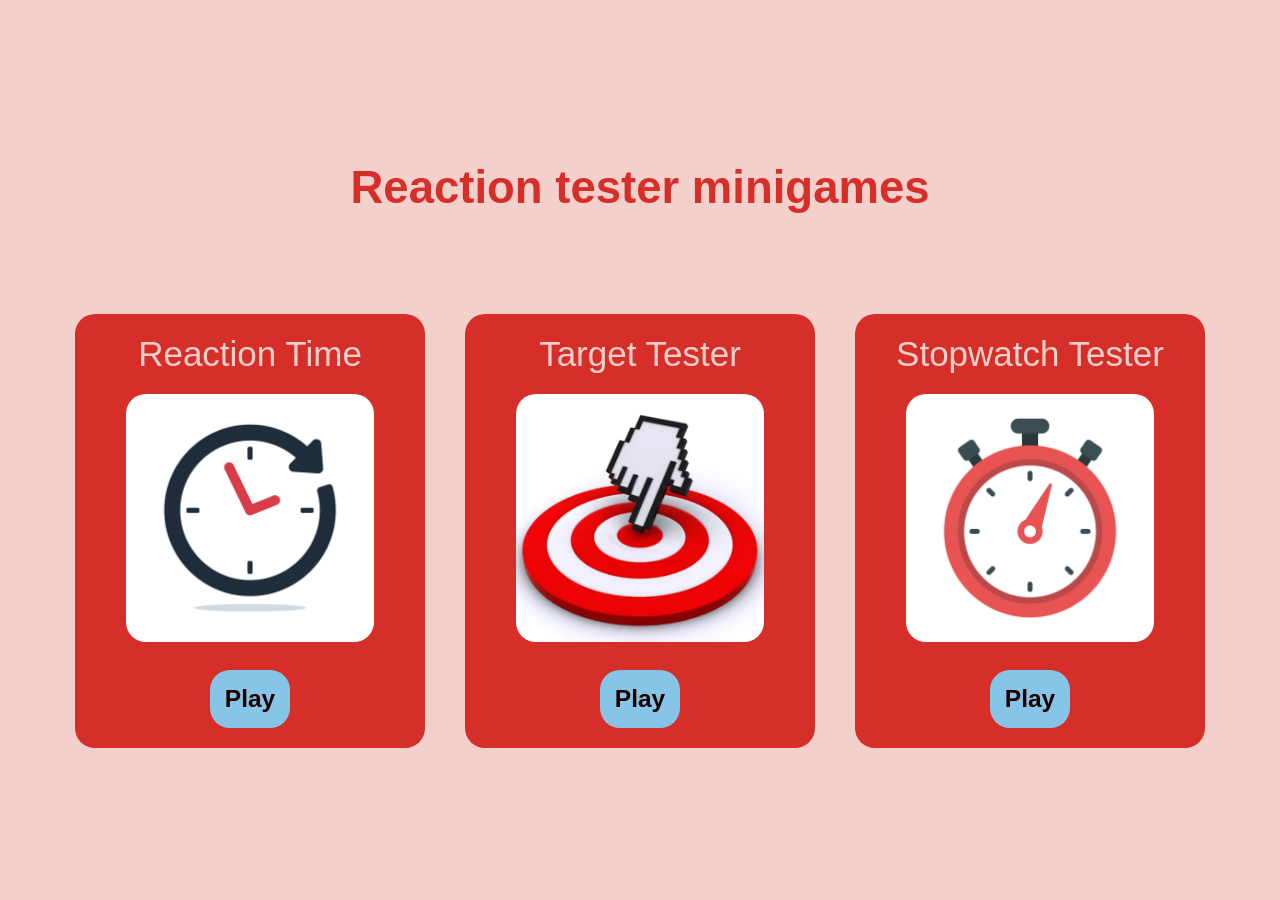
<file: index.html>
<!DOCTYPE html>
<html lang="en">
<head>
    <meta charset="UTF-8">
    <meta name="viewport" content="width=device-width, initial-scale=1.0">
    <link rel="stylesheet" href="./styles/styles.css">
    <link rel="stylesheet" href="./styles/homepageStyles.css">
    <link rel="icon" href="./media/reactionTesterFavicon.png" type="image/x-icon">
    <!-- add a favicon -->
    <title>Reaction tester minigames</title>
</head>
<body>
    <main>
        <h1>Reaction tester minigames</h1>

        <div id="minigames-collection">
            <div id="reaction-time" class="minigame">
                <span>Reaction Time</span>
                <div class="preview-container">
                    <img class="preview" src="./media/reactionTesterPrev.jpg" alt="reaction time website">
                </div>
                <button id="reaction-time-redirect">Play</button>
            </div>
            <div id="target-tester" class="minigame">
                <span>Target Tester</span>
                <div class="preview-container">
                    <img class="preview" src="./media/targetTesterPrev.png" alt="reaction time website">
                </div>
                <button id="target-tester-redirect">Play</button>
            </div>
            <div id="stopwatch-test" class="minigame">
                <span>Stopwatch Tester</span>
                <div class="preview-container">
                    <img class="preview" src="./media/stopwatchTesterPrev.jpg" alt="reaction time website">
                </div>
                <button id="stopwatch-test-redirect">Play</button>
            </div>
        </div>

    </main>
    <script src="./scripts/script.js"></script>
</body>
</html>
</file>
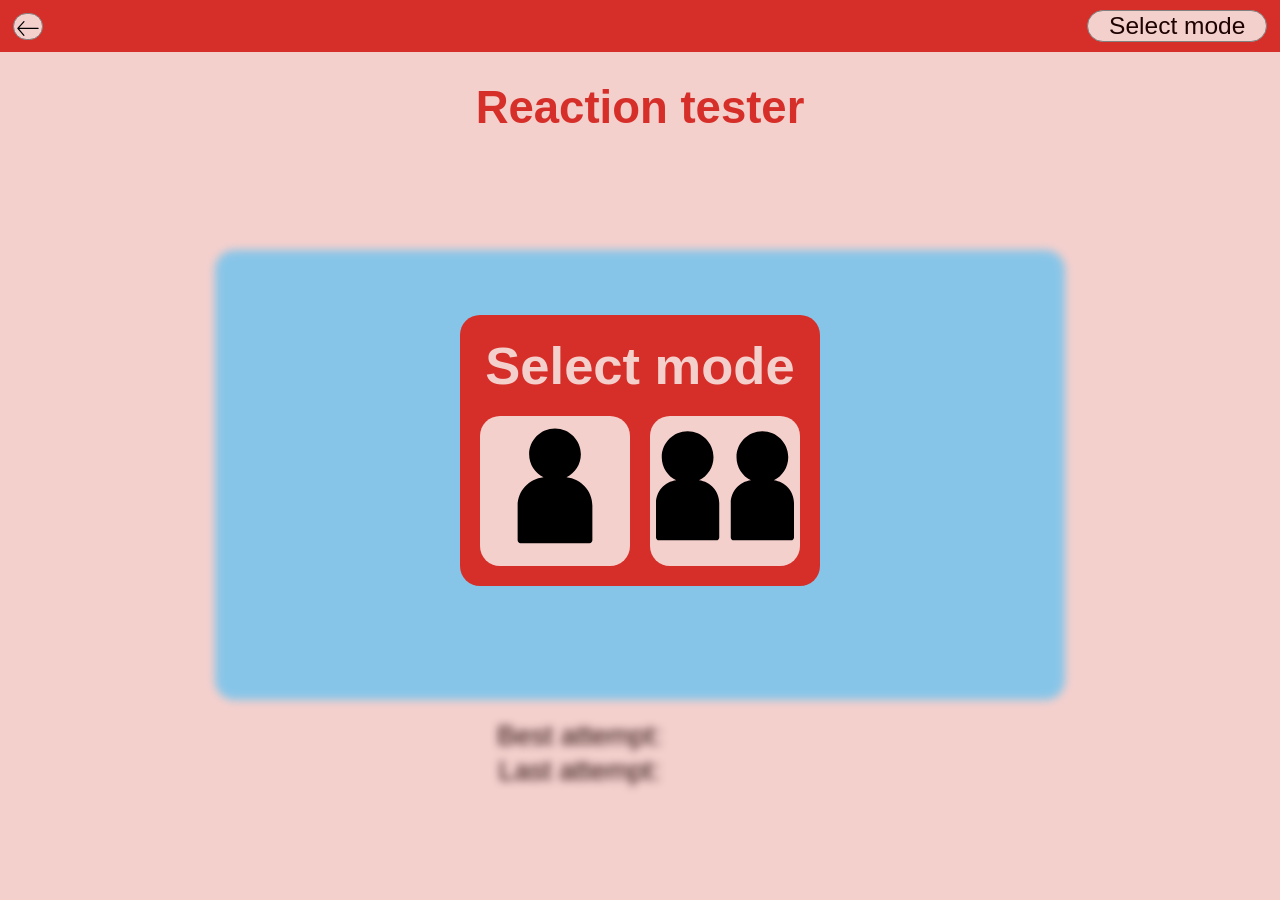
<file: reactionTester.html>
<!DOCTYPE html>
<html lang="en">
<head>
    <meta charset="UTF-8">
    <meta name="viewport" content="width=device-width, initial-scale=1.0">
    <link rel="stylesheet" href="./styles/styles.css">
    <link rel="stylesheet" href="./styles/reactionTesterStyles.css">
    <link rel="icon" href="./media/reactionTesterFavicon.png" type="image/x-icon">
    <title>Reaction Tester</title>
</head>
<body>
    <main>
        <header>
            <button id="change-gamemode"><img src="./media/back-arrow.svg" alt="back"></button>
            <button id="select-mode">Select mode</button>
        </header>

        <h1>Reaction tester</h1>
        <div id="screen-overlay">
            <div id="mode-selector-container">
                <h2>Select mode</h2>
                <div id="mode-selector">
                    <button id="single-player"><img src="./media/1-player.svg"></button>
                    <button id="2-player"><img src="./media/2-player.svg"></button>
                </div>
            </div>
            <div id="winner-dialog">
            </div>
        </div>
        
        <div id="app-container" class="blurred">
            <div id="minigame-container">
                <p id="2-p-round"></p>
                <p id="player"></p>
                <p id="info-span">Press to play</p>
            </div>
            <div id="scoreboard">
                <p>Best attempt:</p>
                <span id="best-attempt"></span>
                <p>Last attempt:</p>
                <span id="current-attempt"></span>
            </div>
            <div id="players-scores">
                <span>Player 1:</span>
                <span id="player-1-score"></span>
                <hr>
                <span>Player 2:</span>
                <span id="player-2-score"></span>
            </div>
        </div>
    </main>
    <script src="scripts/reactionTesterScript.js"></script>
</body>
</html>
</file>
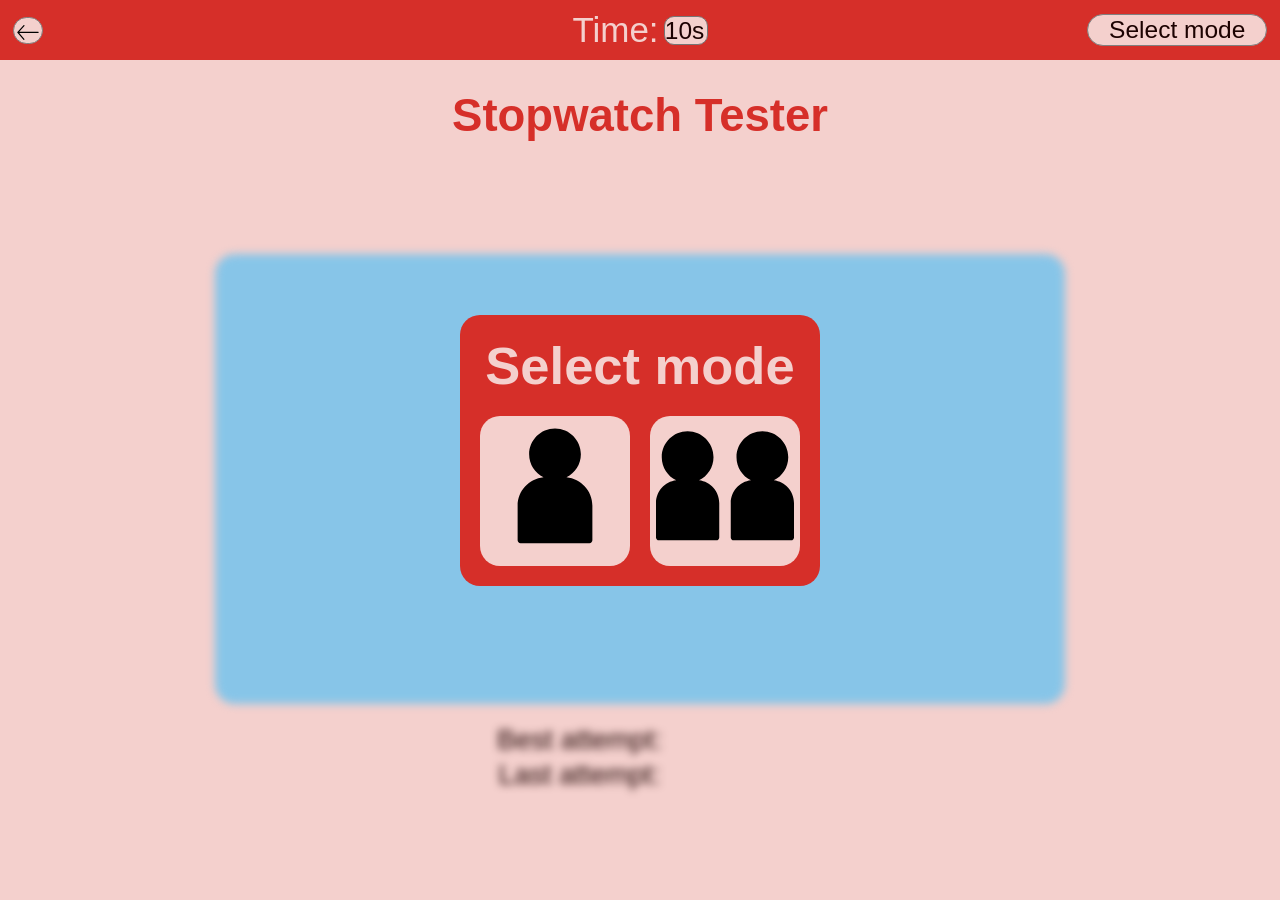
<file: stopwatchTester.html>
<!DOCTYPE html>
<html lang="en">
<head>
    <meta charset="UTF-8">
    <meta name="viewport" content="width=device-width, initial-scale=1.0">
    <link rel="stylesheet" href="./styles/styles.css">
    <link rel="stylesheet" href="./styles/stopwatchStyles.css">
    <link rel="icon" href="./media/reactionTesterFavicon.png" type="image/x-icon">
    <title>Stopwatch Tester</title>
</head>
<body>
    <main>
        <header>
            <button id="change-gamemode"><img src="./media/back-arrow.svg" alt="back"></button>
            <p>Time: 
                <select id="time-selector">
                    <option value="10" selected>10s</option>
                    <option value="15">15s</option>
                    <option value="20">20s</option>
                </select>
            </p>
            <button id="select-mode">Select mode</button>
        </header>

        <h1>Stopwatch Tester</h1>
        <div id="screen-overlay">
            <div id="mode-selector-container">
                <h2>Select mode</h2>
                <div id="mode-selector">
                    <button id="single-player"><img src="./media/1-player.svg"></button>
                    <button id="2-player"><img src="./media/2-player.svg"></button>
                </div>
            </div>
            <div id="winner-dialog">
            </div>
        </div>
        
        <div id="app-container" class="blurred">
            <div id="minigame-container">
                <p id="player"></p>
                <p id="time-span"></p>
                <p id="info-span"></p>
            </div>
            <div id="scoreboard">
                <p>Best attempt:</p>
                <span id="best-attempt"></span>
                <p>Last attempt:</p>
                <span id="current-attempt"></span>
            </div>
            <div id="players-scores">
                <span>Player 1:</span>
                <span id="player-1-score"></span>
                <hr>
                <span>Player 2:</span>
                <span id="player-2-score"></span>
            </div>
        </div>
    </main>
    <script src="scripts/stopwatchScript.js"></script>
</body>
</html>
</file>
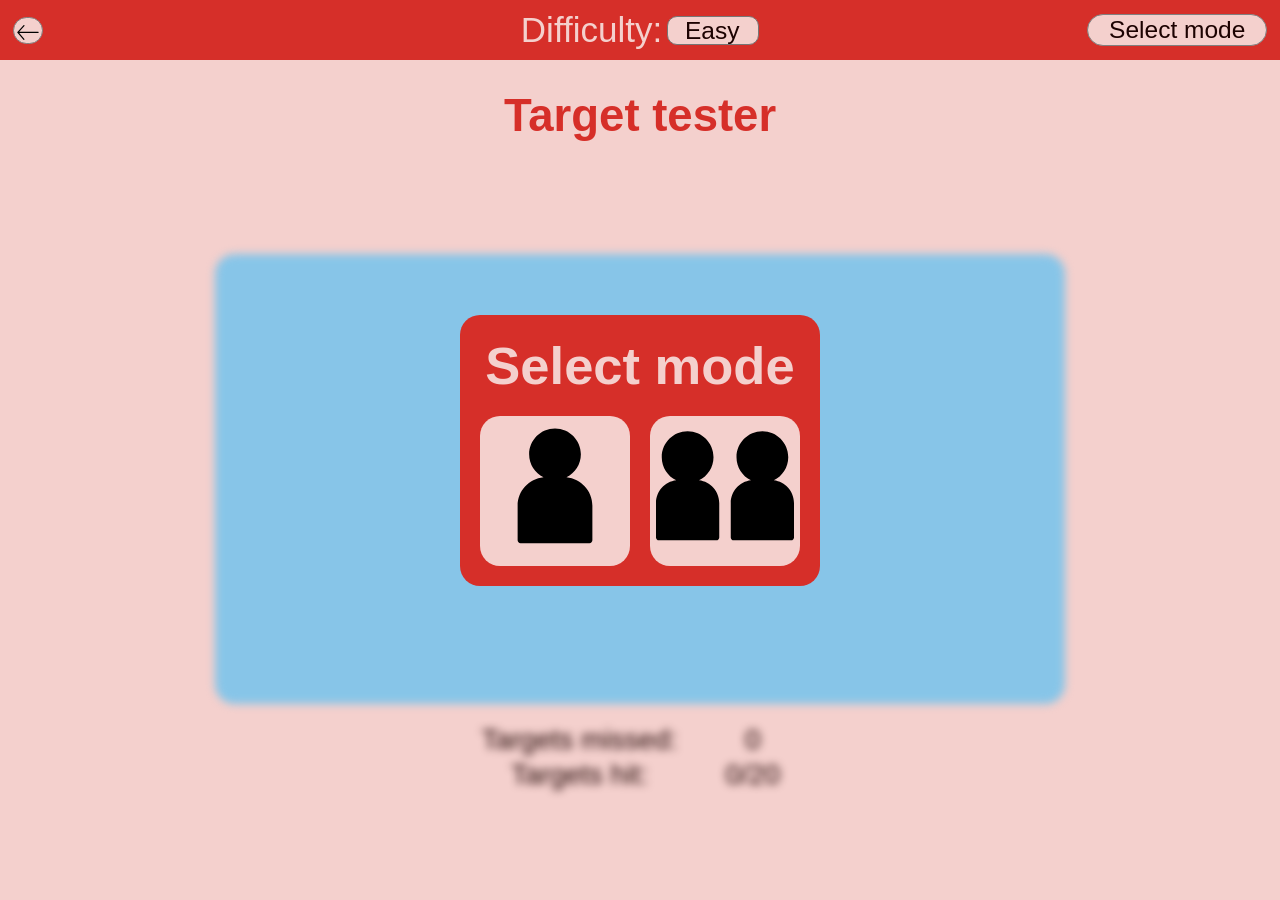
<file: targetTester.html>
<!DOCTYPE html>
<html lang="en">
<head>
    <meta charset="UTF-8">
    <meta name="viewport" content="width=device-width, initial-scale=1.0">
    <link rel="stylesheet" href="./styles/styles.css">
    <link rel="stylesheet" href="./styles/targetTesterStyles.css">
    <link rel="icon" href="./media/reactionTesterFavicon.png" type="image/x-icon">
    <title>Target Tester</title>
</head>
<body>
    <main>
        <header>
            <button id="change-gamemode"><img src="./media/back-arrow.svg" alt="back"></button>
            <p>Difficulty: 
                <select id="difficulty-selector">
                    <option value="easy" selected>Easy</option>
                    <option value="medium">Medium</option>
                    <option value="hard">Hard</option>
                </select>
            </p>
            
            <button id="select-mode">Select mode</button>
        </header>
        <h1>Target tester</h1>
        <div id="screen-overlay">
            <div id="mode-selector-container">
                <h2>Select mode</h2>
                <div id="mode-selector">
                    <button id="single-player"><img src="./media/1-player.svg"></button>
                    <button id="2-player"><img src="./media/2-player.svg"></button>
                </div>
            </div>
            <div id="winner-dialog">
            </div>
        </div>
        <div id="app-container" class="blurred">
            <div id="minigame-container">
                <button id="play-btn">Play</button>
                <button id="target" class="easy-difficulty" tabindex="-1"><img src="./media/target.png" alt="target" draggable="false"></button>
            </div>
            <div id="scoreboard">
                <p>Targets missed:</p>
                <span id="targets-missed">0</span>
                <p>Targets hit:</p>
                <span id="targets-hit">0/20</span>
            </div>
            <div id="players-scores">
                <span>Player 1:</span>
                <span id="player-1-hits"></span>
                <span id="player-1-time"></span>
                <hr>
                <span>Player 2:</span>
                <span id="player-2-hits"></span>
                <span id="player-2-time"></span>
            </div>
        </div>
    </main>
    <script src="scripts/targetTesterScript.js"></script>
</body>
</html>
</file>
<file: styles/styles.css>
:root {
    font-size: clamp(25px, 5vw, 35px);
    font-family: Arial, Helvetica, sans-serif;
    --text-color: #1c0201;
    --background-color: #f4d0cd;
    --primary-color: #d62f29;
    --secondary-color: #87c5e8;
    --on-secondary-action: #4c90be;
    --accent-color: #4191f6;

    --color-1: #6eeb83;
    --color-2: #a8d5e2;
    --color-3: #caf1f5;
    --color-4: #0DAC30;
}

* {
    box-sizing: border-box;
    margin: 0;
}

main {
    background-color: var(--background-color);
    color: var(--text-color);
    width: 100vw;
    min-height: 100vh;
    display: flex;
    flex-direction: column;
}

h1 {
    padding-top: 30px;
    padding-bottom: 20px;
    font-size: 1.3rem;
    color: var(--primary-color, black);
}

h1, h2 {
    text-align: center;
}

button {
    cursor: pointer;
    background-color: var(--primary-color);
    color: var(--text-color);
    transition: background-color 0.3s ease, transform 0.3s ease;
}
/* #region: header */
header {
    background-color: var(--primary-color);
    color: var(--background-color);
    width: 100%;
    padding: 10px clamp(0px, 1vw, 20px);
    display: grid;
    align-items: center;
}

#change-gamemode, #select-mode {
    border-radius: 20px;
    font-size: 0.7rem;
    background-color: var(--background-color);
    color: var(--text-color);
    border: 1px solid gray;
}

#change-gamemode:hover, #select-mode:hover {
    background-color: white;
    transform: scale(1.05);
}

#change-gamemode {
    justify-self: flex-start;
    position: relative;
    z-index: 2;
    width: clamp(20px, 10vw, 30px);
    height: clamp(17px, 8vw, 27px);
    overflow-y: hidden;
    padding: 2px;
}

#select-mode {
    width: clamp(50px, 20vw, 180px);
    justify-self: end;
}

/* #endregion */

/* minigame-styles */
#app-container {
    flex: 1;
    margin-bottom: 20px;
    display: flex;
    flex-direction: column;
    justify-content: center;
    gap: 20px;
    align-items: center;
    transition: filter 0.3s ease;
}

#scoreboard {
    width: clamp(30px, 80vw, 330px);
    font-size: 0.8rem;
    display: grid;
    grid-template-columns:  2fr 1fr;
    gap: 5%;
    justify-items: center;
    align-items: center;
}

#minigame-container {
    position: relative;
    background-color: var(--secondary-color);
    border-radius: 20px;

    display: flex;
    flex-direction: column;
    justify-content: center;
    gap: 20px;
    align-items: center;
    user-select: none;
}

.blurred {
    filter: blur(4px);
}


/* #region: select-gamemode-container */
#screen-overlay {
    position: absolute;
    z-index: 1;
    inset: 0;
    margin: auto;
    pointer-events: auto;

    display: flex;
    justify-content: center;
    align-items: center;

    transition: opacity 0.3s ease;
}

#mode-selector-container {
    width: fit-content;
    height: fit-content;
    padding: 20px;
    border-radius: 20px;

    background-color: var(--primary-color);
    color: var(--background-color);

    display: flex;
    flex-direction: column;
    gap: 20px;
}

#mode-selector {
    display: flex;
    flex-direction: row;
    gap: 20px;
    align-items: center;
    justify-content: space-evenly;
}

#mode-selector button {
    width: clamp(20px, 30vw, 150px);
    height: clamp(20px, 30vw, 150px);
    background-color: var(--background-color);
    border: none;
    border-radius: 20px;
    cursor: pointer;
    overflow-y: hidden;
    transition: all 0.3s ease;
}
#mode-selector button:hover {
    transform: scale(1.03);
    background-color: white;
}

#mode-selector button img {
    object-fit: fill;
}

/* #endregion */

#winner-dialog {
    width: fit-content;
    height: fit-content;
    padding: 40px 50px;
    border-radius: 20px;
    margin: auto;
    position: relative;

    background-color: var(--background-color);
    border: 5px solid black;
    color: var(--text-color);

    display: none;
    flex-direction: column;
    gap: 20px;
    overflow: hidden;
}


#stats {
    width: 100%;
    display: grid;
    grid-template-columns:  repeat(2, 1fr);
    gap: 5%;
    justify-items: center;
    align-items: center;
}

#stats p {
    display: inline-block;
    text-align: center;
}


#close {
    position: absolute;
    top: 0;
    right: 0;
    padding: 3px 6px;
    border-radius: 0 0 0 10px;
    font-size: 1.3rem;
    border: none;
    cursor: pointer;
    background-color: transparent;
    transition: background-color 0.3s ease;
}

#close:hover {
    background-color: var(--primary-color);
    color: var(--background-color);
}
</file>
<file: styles/homepageStyles.css>
main {
    gap: 40px;
    justify-content: center;
}

h1 {
    font-size: 1.3rem;
}

button {
    font-size: 0.7rem;
    font-weight: bold;
    border: none;
    border-radius: 20px;
    background-color: var(--secondary-color);
    padding: 15px;
    transition: background-color 0.3s ease, transform 0.3s ease;
}

button:hover {
    background-color: white;
    transform: scale(1.1);
}

#minigames-collection {
    display: flex;
    flex-direction: column;
    justify-content: center;
    gap: 40px;  
    align-items: center;
    /* flex: 1; // will maybe re-add it later */
    padding: 20px;
    margin-top: 20px;
}

.minigame {
    background-color: var(--primary-color);
    color: var(--background-color);
    width: clamp(275px, 40vw, 350px);
    padding: 20px;
    border-radius: 20px;
    display: flex;
    flex-direction: column;
    align-items: center;
    gap: 20px;
    transition: all 0.3s ease;
}

.minigame:hover {
    transform: scale(1.1);
}

.preview-container {
    width: 80%;
}

.preview {
    width: 100%;
    object-fit: contain;
    border-radius: 20px;
}

@media (min-width: 650px) {
    #minigames-collection {
        flex-direction: row;
        flex-wrap: wrap;
    }
}
</file>
<file: styles/reactionTesterStyles.css>
header {
    grid-template-columns: 1fr 1fr;
}

#minigame-container {
    width: clamp(50px, 80vw, 850px);
    height: clamp(300px, 60vh, 450px);
    cursor: pointer;
}

#minigame-container p {
    cursor: pointer;
}

#info-span {
    font-size: 1rem;
    display: inline-block;
    text-align: center;
}

/* #region: two-player-stats */

#players-scores {
    display: none;
    grid-template-columns: repeat(2, 1fr);
    gap: 10px;
    justify-items: center;
}

hr {
    width: 100%;
    display: inline-block;
    grid-column: 1/-1;
    height: 5px;
    background-color: black;
    border: none;
    border-radius: 20px;
}

/* #endregion */
</file>
<file: styles/stopwatchStyles.css>
header {
    grid-template-columns: 1fr auto 1fr;
}

header>p {
    display: flex;
    flex-direction: column;
    justify-content: center;
    align-items: center;
    gap: 5px;
    justify-self: center;
}

select {
    appearance: none;
    height: 100%;
    width: fit-content;
    padding-right: 2px;
    vertical-align: middle;
    border-radius: 10px;
    cursor: pointer;
    font-size: 0.7rem;
    background-color: var(--background-color);
    color: var(--text-color);
    text-align: center;
}

#minigame-container {
    width: clamp(50px, 80vw, 850px);
    height: clamp(300px, 60vh, 450px);
    cursor: pointer;
}

#minigame-container p {
    cursor: pointer;
}

#time-span {
    font-size: 1.5rem;
    transition: opacity 1s ease;
}

#info-span {
    font-size: 1rem;
    display: inline-block;
    text-align: center;
}

/* #region: two-player-stats */

#players-scores {
    display: none;
    grid-template-columns: repeat(2, 1fr);
    gap: 10px;
    justify-items: center;
}

hr {
    width: 100%;
    display: inline-block;
    grid-column: 1/-1;
    height: 5px;
    background-color: black;
    border: none;
    border-radius: 20px;
}

/* #endregion */

@media (min-width: 720px) {
    header p {
        flex-direction: row;
    }
}
</file>
<file: styles/targetTesterStyles.css>
header {
    grid-template-columns: 1fr auto 1fr;
}

header>p {
    display: flex;
    flex-direction: column;
    justify-content: center;
    align-items: center;
    gap: 5px;
    justify-self: center;
}

select {
    appearance: none;
    height: 100%;
    width: fit-content;
    padding-right: 2px;
    vertical-align: middle;
    border-radius: 10px;
    cursor: pointer;
    font-size: 0.7rem;
    background-color: var(--background-color);
    color: var(--text-color);
    text-align: center;
}


#minigame-container {
    width: clamp(50px, 80vw, 850px);
    height: clamp(300px, 60vh, 450px);

    transition: background-color 0.1s ease;
}

#play-btn {
    position: relative;
    z-index: 2;
    padding: 15px;
    border-radius: 20px;
    font-size: 1rem;
    
    background-color: var(--on-secondary-action);
    color: white;
    border: none;
}

#play-btn:hover {
    background-color: white;
    color: var(--text-color);
    transform: scale(1.05);
}

#target {
    position: absolute;
    z-index: 1;
    background: none;
    padding: 0;
    border: none;
    border-radius: 90%;

    opacity: 0;

    -webkit-tap-highlight-color: transparent;
}

#target img {
    width: 100%;
    object-fit: cover;
    border-radius: 90%;
}

.easy-difficulty {
    width: clamp(100px, 18vw, 200px);
    height: clamp(100px, 18vw, 200px);
}

.medium-difficulty {
    width: clamp(50px, 10vw, 100px);
    height: clamp(50px, 10vw, 100px);
}

.hard-difficulty {
    width: clamp(25px, 6vw, 40px);
    height: clamp(25px, 6vw, 40px);

}

.hidden {
    opacity: 0;
}

/* #region: two-player-stats */

#players-scores {
    display: none;
    grid-template-columns: repeat(3, 1fr);
    gap: 10px;
    justify-items: center;
}

hr {
    width: 100%;
    display: inline-block;
    grid-column: 1/-1;
    height: 5px;
    background-color: black;
    border: none;
    border-radius: 20px;
}

#extended-stats {
    width: 100%;
    display: grid;
    grid-template-columns:  repeat(3, 1fr);
    gap: 5%;
    justify-items: center;
    align-items: center;
}

#extended-stats p, #scoreboard p, #players-scores span {
    display: inline-block;
    text-align: center;
}

/* #endregion */

@media (min-width: 720px) {
    header p {
        flex-direction: row;
    }
}
</file>
